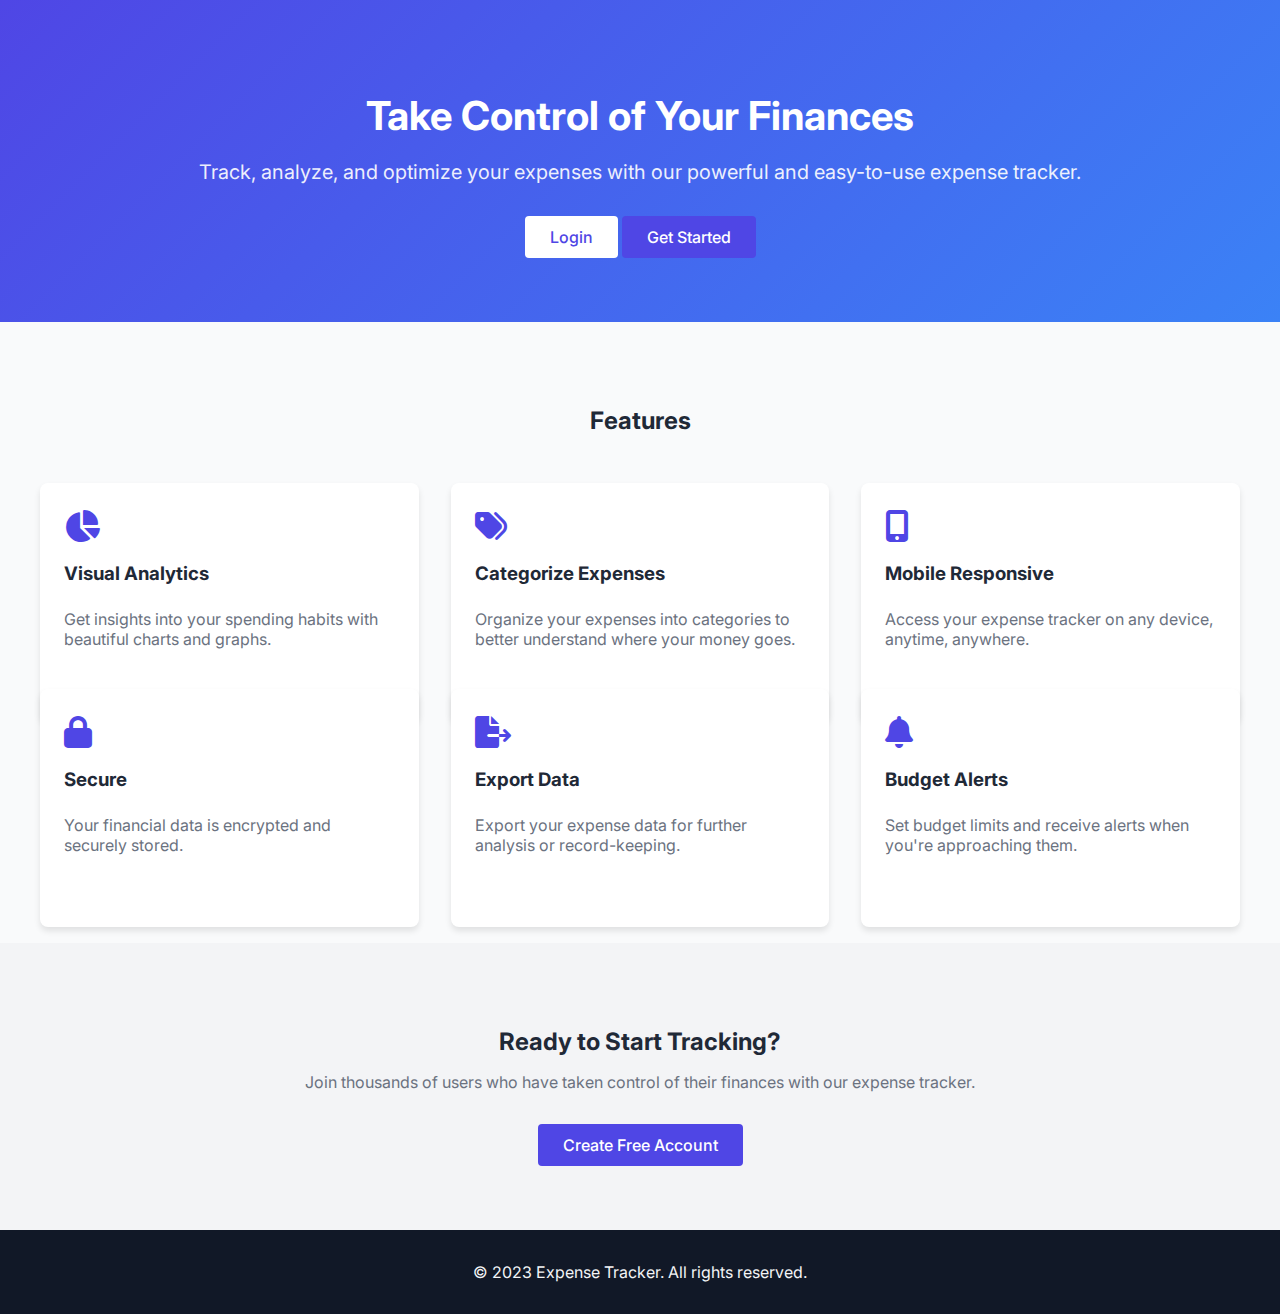
<file: templates/index.html>
<!DOCTYPE html>
<html lang="en">
<head>
    <meta charset="UTF-8">
    <meta name="viewport" content="width=device-width, initial-scale=1.0">
    <title>Expense Tracker</title>
    <link href="https://fonts.googleapis.com/css2?family=Inter:wght@300;400;500;600;700&display=swap" rel="stylesheet">
    <link rel="stylesheet" href="https://cdnjs.cloudflare.com/ajax/libs/font-awesome/6.0.0-beta3/css/all.min.css">
    <style>
        :root {
            --primary-color: #4f46e5;
            --primary-hover: #4338ca;
            --secondary-color: #10b981;
            --secondary-hover: #059669;
            --danger-color: #ef4444;
            --warning-color: #f59e0b;
            --info-color: #3b82f6;
            --light-bg: #f9fafb;
            --dark-bg: #111827;
            --light-text: #f3f4f6;
            --dark-text: #1f2937;
            --border-color: #e5e7eb;
            --card-bg-light: #ffffff;
            --card-bg-dark: #1f2937;
        }

        body {
            font-family: 'Inter', sans-serif;
            background-color: var(--light-bg);
            color: var(--dark-text);
            margin: 0;
            padding: 0;
            min-height: 100vh;
            display: flex;
            flex-direction: column;
        }

        .container {
            width: 100%;
            max-width: 1200px;
            margin: 0 auto;
            padding: 0 1rem;
            flex: 1;
        }

        .hero {
            background: linear-gradient(135deg, #4f46e5 0%, #3b82f6 100%);
            color: white;
            padding: 4rem 0;
            text-align: center;
        }

        .hero h1 {
            font-size: 2.5rem;
            margin-bottom: 1rem;
        }

        .hero p {
            font-size: 1.25rem;
            margin-bottom: 2rem;
            opacity: 0.9;
        }

        .btn {
            display: inline-block;
            font-weight: 500;
            text-align: center;
            white-space: nowrap;
            vertical-align: middle;
            user-select: none;
            border: 1px solid transparent;
            padding: 0.5rem 1.5rem;
            font-size: 1rem;
            line-height: 1.5;
            border-radius: 0.25rem;
            transition: all 0.2s;
            cursor: pointer;
            text-decoration: none;
        }

        .btn-primary {
            background-color: var(--primary-color);
            color: white;
        }

        .btn-primary:hover {
            background-color: var(--primary-hover);
        }

        .btn-secondary {
            background-color: white;
            color: var(--primary-color);
        }

        .btn-secondary:hover {
            background-color: #f3f4f6;
        }

        .features {
            padding: 4rem 0;
        }

        .features h2 {
            text-align: center;
            margin-bottom: 3rem;
        }

        .row {
            display: flex;
            flex-wrap: wrap;
            margin: -1rem;
        }

        .col {
            flex: 1;
            padding: 1rem;
            min-width: 300px;
        }

        .feature-card {
            background-color: white;
            border-radius: 0.5rem;
            box-shadow: 0 4px 6px rgba(0, 0, 0, 0.1);
            padding: 1.5rem;
            height: 100%;
            display: flex;
            flex-direction: column;
        }

        .feature-icon {
            font-size: 2rem;
            color: var(--primary-color);
            margin-bottom: 1rem;
        }

        .feature-card h3 {
            margin-top: 0;
            margin-bottom: 0.5rem;
        }

        .feature-card p {
            margin-bottom: 0;
            color: #6b7280;
        }

        .cta {
            background-color: #f3f4f6;
            padding: 4rem 0;
            text-align: center;
        }

        .cta h2 {
            margin-bottom: 1rem;
        }

        .cta p {
            margin-bottom: 2rem;
            color: #6b7280;
        }

        .footer {
            background-color: var(--dark-bg);
            color: var(--light-text);
            padding: 2rem 0;
            text-align: center;
        }

        .footer p {
            margin: 0;
        }

        @media (max-width: 768px) {
            .row {
                flex-direction: column;
            }
        }
    </style>
</head>
<body>
    <div class="hero">
        <div class="container">
            <h1>Take Control of Your Finances</h1>
            <p>Track, analyze, and optimize your expenses with our powerful and easy-to-use expense tracker.</p>
            <a href="/login" class="btn btn-secondary">Login</a>
            <a href="/register" class="btn btn-primary">Get Started</a>
        </div>
    </div>

    <div class="features">
        <div class="container">
            <h2>Features</h2>
            <div class="row">
                <div class="col">
                    <div class="feature-card">
                        <div class="feature-icon">
                            <i class="fas fa-chart-pie"></i>
                        </div>
                        <h3>Visual Analytics</h3>
                        <p>Get insights into your spending habits with beautiful charts and graphs.</p>
                    </div>
                </div>
                <div class="col">
                    <div class="feature-card">
                        <div class="feature-icon">
                            <i class="fas fa-tags"></i>
                        </div>
                        <h3>Categorize Expenses</h3>
                        <p>Organize your expenses into categories to better understand where your money goes.</p>
                    </div>
                </div>
                <div class="col">
                    <div class="feature-card">
                        <div class="feature-icon">
                            <i class="fas fa-mobile-alt"></i>
                        </div>
                        <h3>Mobile Responsive</h3>
                        <p>Access your expense tracker on any device, anytime, anywhere.</p>
                    </div>
                </div>
            </div>
            <div class="row">
                <div class="col">
                    <div class="feature-card">
                        <div class="feature-icon">
                            <i class="fas fa-lock"></i>
                        </div>
                        <h3>Secure</h3>
                        <p>Your financial data is encrypted and securely stored.</p>
                    </div>
                </div>
                <div class="col">
                    <div class="feature-card">
                        <div class="feature-icon">
                            <i class="fas fa-file-export"></i>
                        </div>
                        <h3>Export Data</h3>
                        <p>Export your expense data for further analysis or record-keeping.</p>
                    </div>
                </div>
                <div class="col">
                    <div class="feature-card">
                        <div class="feature-icon">
                            <i class="fas fa-bell"></i>
                        </div>
                        <h3>Budget Alerts</h3>
                        <p>Set budget limits and receive alerts when you're approaching them.</p>
                    </div>
                </div>
            </div>
        </div>
    </div>

    <div class="cta">
        <div class="container">
            <h2>Ready to Start Tracking?</h2>
            <p>Join thousands of users who have taken control of their finances with our expense tracker.</p>
            <a href="/register" class="btn btn-primary">Create Free Account</a>
        </div>
    </div>

    <div class="footer">
        <div class="container">
            <p>&copy; 2023 Expense Tracker. All rights reserved.</p>
        </div>
    </div>
</body>
</html>
</file>
